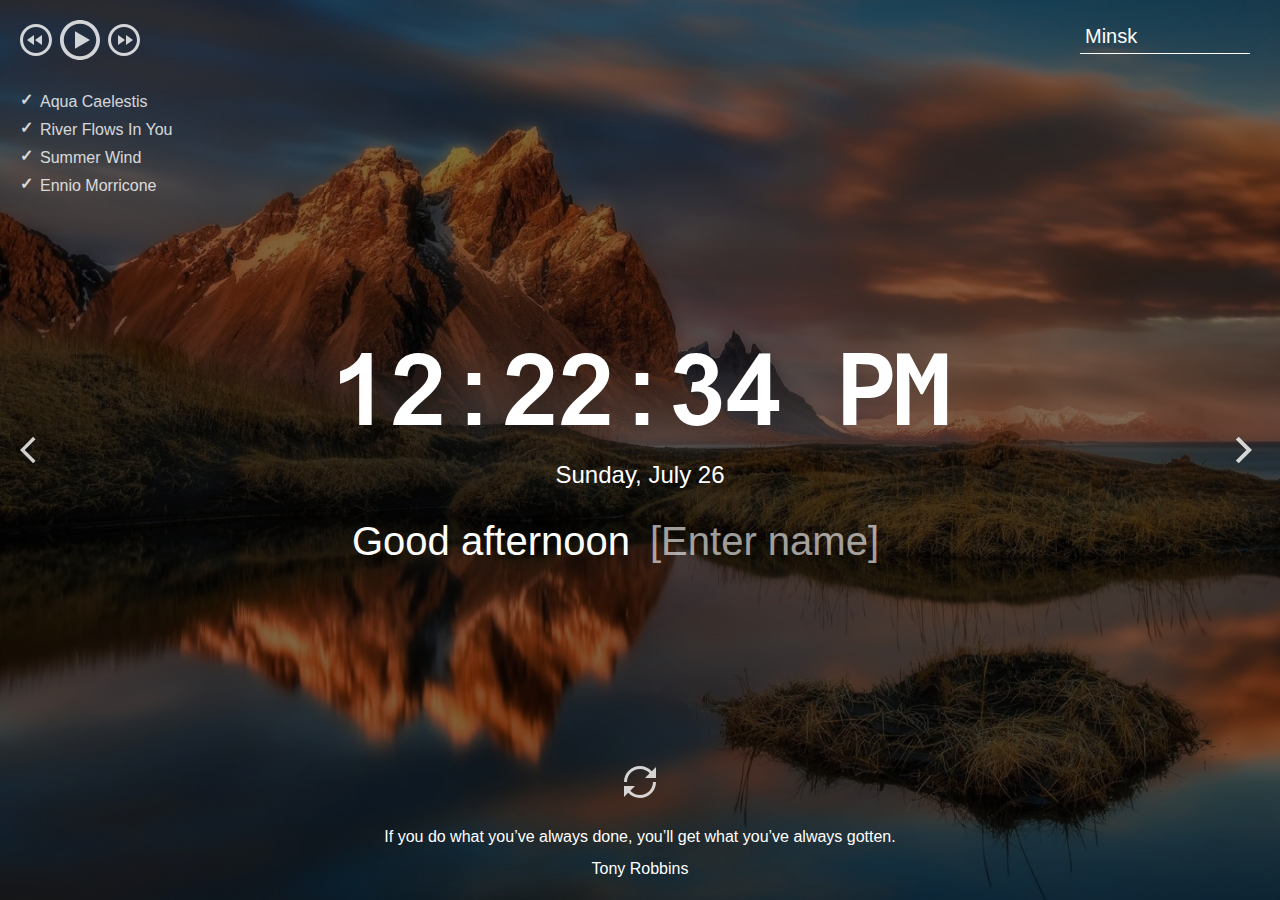
<file: momentum/index.html>
<!DOCTYPE html>
<html lang="en">
<head>
  <meta charset="UTF-8" />
  <meta name="viewport" content="width=device-width, initial-scale=1.0" />
  <link href="assets/favicon.ico" rel="shortcut icon" />
  <link rel="stylesheet" href="css/owfont-regular.css" />
  <link rel="stylesheet" href="css/style.css" />
  <title>momentum</title>
</head>
<body>
  <header class="header">
    <div class="player">
      <div class="player-controls">
        <button class="play-prev player-icon"></button>
        <button class="play player-icon"></button>
        <button class="play-next player-icon"></button>
      </div>
      <ul class="play-list"></ul>
    </div>
    <div class="weather">
      <input type="text" class="city" value="Minsk" placeholder="[Enter city]"/>
      <i class="weather-icon owf"></i>
      <div class="weather-error"></div>
      <div class="description-container">
        <span class="temperature"></span>
        <span class="weather-description"></span>
      </div>
      <div class="wind"></div>
      <div class="humidity"></div>
    </div>
  </header>
  <main class="main">
    <div class="slider-icons">
      <button class="slide-prev slider-icon"></button>
      <button class="slide-next slider-icon"></button>
    </div>
    <time class="time"></time>
    <date class="date"></date>
    <div class="greeting-container">
      <span class="greeting"></span>
      <input type="text" class="name" placeholder="[Enter name]" />
    </div>
  </main>
  <footer class="footer">
    <button class="change-quote"></button>
    <div>
      <div class="quote"></div>
      <div class="author"></div>
    </div>
  </footer>
  <script type="module" src="js/script.js"></script>
</body>
</html>
</file>
<file: momentum/css/owfont-regular.css>
/*!
 *  owfont-regular 1.0.0 by Deniz Fuchidzhiev - http://websygen.com
 *  License - font: SIL OFL 1.1, css: MIT License
 */
/* FONT PATH
 * -------------------------- */
@font-face {
  font-family: 'owfont';
  src: url('../assets/fonts/owfont-regular.eot?v=1.0.0');
  src: url('../assets/fonts/owfont-regular.eot?#iefix&v=1.0.0') format('embedded-opentype'),
	   url('../assets/fonts/owfont-regular.woff') format('woff'),
	   url('../assets/fonts/owfont-regular.ttf') format('truetype'),
	   url('../assets/fonts/owfont-regular.svg#owf-regular') format('svg');
  font-weight: normal;
  font-style: normal;
}
.owf {
  display: inline-block;
  font: normal normal normal 14px/1 owfont;
  font-size: inherit;
  text-rendering: auto;
  -webkit-font-smoothing: antialiased;
  -moz-osx-font-smoothing: grayscale;
  transform: translate(0, 0);
}
/* makes the font 33% larger relative to the icon container */
.owf-lg {
  font-size: 1.33333333em;
  line-height: 0.75em;
  vertical-align: -15%;
}
.owf-2x {
  font-size: 2em;
}
.owf-3x {
  font-size: 3em;
}
.owf-4x {
  font-size: 4em;
}
.owf-5x {
  font-size: 5em;
}
.owf-fw {
  width: 1.28571429em;
  text-align: center;
}
.owf-ul {
  padding-left: 0;
  margin-left: 2.14285714em;
  list-style-type: none;
}
.owf-ul > li {
  position: relative;
}
.owf-li {
  position: absolute;
  left: -2.14285714em;
  width: 2.14285714em;
  top: 0.14285714em;
  text-align: center;
}
.owf-li.owf-lg {
  left: -1.85714286em;
}
.owf-border {
  padding: .2em .25em .15em;
  border: solid 0.08em #eeeeee;
  border-radius: .1em;
}
.owf-pull-right {
  float: right;
}
.owf-pull-left {
  float: left;
}
.owf.owf-pull-left {
  margin-right: .3em;
}
.owf.owf-pull-right {
  margin-left: .3em;
}

/* owfont uses the Unicode Private Use Area (PUA) to ensure screen
   readers do not read off random characters that represent icons */
   
/*   Weather Condition Codes    */
   
/*   Thunderstorm - - - - - - - - - - - - - - - - - - - - - - - - - - - - - - - - - - - -    */
   
/* thunderstorm with light rain */
.owf-200:before,
.owf-200-d:before,
.owf-200-n:before {
  content: "\EB28";
}
/* thunderstorm with rain */
.owf-201:before,
.owf-201-d:before,
.owf-201-n:before {
  content: "\EB29";
}
/* thunderstorm with heavy rain */
.owf-202:before,
.owf-202-d:before,
.owf-202-n:before {
  content: "\EB2A";
}
/*  light thunderstorm  */
.owf-210:before,
.owf-210-d:before,
.owf-210-n:before {
  content: "\EB32";
}
/*  thunderstorm  */
.owf-211:before,
.owf-211-d:before,
.owf-211-n:before {
  content: "\EB33";
}
/*   heavy thunderstorm   */
.owf-212:before,
.owf-212-d:before,
.owf-212-n:before {
  content: "\EB34";
}
/*   ragged thunderstorm   */
.owf-221:before,
.owf-221-d:before,
.owf-221-n:before {
  content: "\EB3D";
}
/*  thunderstorm with light drizzle    */
.owf-230:before,
.owf-230-d:before,
.owf-230-n:before {
  content: "\EB46";
}
/*  thunderstorm with drizzle     */
.owf-231:before,
.owf-231-d:before,
.owf-231-n:before {
  content: "\EB47";
}
/* thunderstorm with heavy drizzle     */
.owf-232:before,
.owf-232-d:before,
.owf-232-n:before {
  content: "\EB48";
}

/*   Drizzle - - - - - - - - - - - - - - - - - - - - - - - - - - - - - - - - - - - -    */

/*  light intensity drizzle */
.owf-300:before,
.owf-300-d:before,
.owf-300-n:before {
  content: "\EB8C";
}
/*  drizzle */
.owf-301:before,
.owf-301-d:before,
.owf-301-n:before {
  content: "\EB8D";
}
/*  heavy intensity drizzle  */
.owf-302:before,
.owf-302-d:before,
.owf-302-n:before {
  content: "\EB8E";
}
/*   light intensity drizzle rain  */
.owf-310:before,
.owf-310-d:before,
.owf-310-n:before {
  content: "\EB96";
}
/*  drizzle rain  */
.owf-311:before,
.owf-311-d:before,
.owf-311-n:before {
  content: "\EB97";
}
/* heavy intensity drizzle rain */
.owf-312:before,
.owf-312-d:before,
.owf-312-n:before {
  content: "\EB98";
}
/* shower rain and drizzle  */
.owf-313:before,
.owf-313-d:before,
.owf-313-n:before {
  content: "\EB99";
}
/* heavy shower rain and drizzle*/
.owf-314:before,
.owf-314-d:before,
.owf-314-n:before {
  content: "\EB9A";
}
/* shower drizzle */
.owf-321:before,
.owf-321-d:before,
.owf-321-n:before {
  content: "\EBA1";
}

/*   Rain - - - - - - - - - - - - - - - - - - - - - - - - - - - - - - - - - - - -    */

/* light rain  */
.owf-500:before,
.owf-500-d:before,
.owf-500-n:before {
  content: "\EC54";
}
/* moderate rain  */
.owf-501:before,
.owf-501-d:before,
.owf-501-n:before {
  content: "\EC55";
}
/* heavy intensity rain  */
.owf-502:before,
.owf-502-d:before,
.owf-502-n:before {
  content: "\EC56";
}
/* very heavy rain   */
.owf-503:before,
.owf-503-d:before,
.owf-503-n:before {
  content: "\EC57";
}
/* extreme rain    */
.owf-504:before,
.owf-504-d:before,
.owf-504-n:before {
  content: "\EC58";
}
/* freezing rain    */
.owf-511:before,
.owf-511-d:before,
.owf-511-n:before {
  content: "\EC5F";
}
/*  light intensity shower rain    */
.owf-520:before,
.owf-520-d:before,
.owf-520-n:before {
  content: "\EC68";
}
/* shower rain  */
.owf-521:before,
.owf-521-d:before,
.owf-521-n:before {
  content: "\EC69";
}
/*  heavy intensity shower rain  */
.owf-522:before,
.owf-522-d:before,
.owf-522-n:before {
  content: "\EC6A";
}
/* ragged shower rain  */
.owf-531:before,
.owf-531-d:before,
.owf-531-n:before {
  content: "\EC73";
}

/*   Snow - - - - - - - - - - - - - - - - - - - - - - - - - - - - - - - - - - - -    */

/* light snow  */
.owf-600:before,
.owf-600-d:before,
.owf-600-n:before {
  content: "\ECB8";
}
/*  snow  */
.owf-601:before,
.owf-601-d:before,
.owf-601-n:before {
  content: "\ECB9";
}
/*   heavy snow   */
.owf-602:before,
.owf-602-d:before,
.owf-602-n:before {
  content: "\ECBA";
}
/*  sleet  */
.owf-611:before,
.owf-611-d:before,
.owf-611-n:before {
  content: "\ECC3";
}
/*   shower sleet */
.owf-612:before,
.owf-612-d:before,
.owf-612-n:before {
  content: "\ECC4";
}
/* light rain and snow */
.owf-615:before,
.owf-615-d:before,
.owf-615-n:before {
  content: "\ECC7";
}
/* rain and snow  */
.owf-616:before,
.owf-616-d:before,
.owf-616-n:before {
  content: "\ECC8";
}
/* light shower snow  */
.owf-620:before,
.owf-620-d:before,
.owf-620-n:before {
  content: "\ECCC";
}
/* shower snow  */
.owf-621:before,
.owf-621-d:before,
.owf-621-n:before {
  content: "\ECCD";
}
/* heavy shower snow  */
.owf-622:before,
.owf-622-d:before,
.owf-622-n:before {
  content: "\ECCE";
}

/*   Atmosphere - - - - - - - - - - - - - - - - - - - - - - - - - - - - - - - - - - - -    */

/* mist */
.owf-701:before,
.owf-701-d:before,
.owf-701-n:before {
  content: "\ED1D";
}
/* smoke */
.owf-711:before,
.owf-711-d:before,
.owf-711-n:before {
  content: "\ED27";
}
/* haze */
.owf-721:before,
.owf-721-d:before,
.owf-721-n:before {
  content: "\ED31";
}
/* Sand/Dust Whirls */
.owf-731:before,
.owf-731-d:before,
.owf-731-n:before {
  content: "\ED3B";
}
/* Fog */
.owf-741:before,
.owf-741-d:before,
.owf-741-n:before {
  content: "\ED45";
}
/* sand */
.owf-751:before,
.owf-751-d:before,
.owf-751-n:before {
  content: "\ED4F";
}
/* dust */
.owf-761:before,
.owf-761-d:before,
.owf-761-n:before {
  content: "\ED59";
}
/*  VOLCANIC ASH  */
.owf-762:before,
.owf-762-d:before,
.owf-762-n:before {
  content: "\ED5A";
}
/* SQUALLS */
.owf-771:before,
.owf-771-d:before,
.owf-771-n:before {
  content: "\ED63";
}
/* TORNADO */
.owf-781:before,
.owf-781-d:before,
.owf-781-n:before {
  content: "\ED6D";
}

/*   Clouds - - - - - - - - - - - - - - - - - - - - - - - - - - - - - - - - - - - -    */

/*  sky is clear  */  /*  Calm  */
.owf-800:before,
.owf-800-d:before,
.owf-951:before,
.owf-951-d:before {
  content: "\ED80";
}
.owf-800-n:before,
.owf-951-n:before {
  content: "\F168";
}
/*  few clouds   */
.owf-801:before,
.owf-801-d:before {
  content: "\ED81";
}
.owf-801-n:before {
  content: "\F169";
}
/* scattered clouds */
.owf-802:before,
.owf-802-d:before {
  content: "\ED82";
}
.owf-802-n:before {
  content: "\F16A";
}
/* broken clouds  */
.owf-803:before,
.owf-803-d:before,
.owf-803-n:before {
  content: "\ED83";
}
/* overcast clouds  */
.owf-804:before,
.owf-804-d:before,
.owf-804-n:before {
  content: "\ED84";
}

/*   Extreme - - - - - - - - - - - - - - - - - - - - - - - - - - - - - - - - - - - -    */

/* tornado  */
.owf-900:before,
.owf-900-d:before,
.owf-900-n:before {
  content: "\EDE4";
}
/*  tropical storm  */
.owf-901:before,
.owf-901-d:before,
.owf-901-n:before {
  content: "\EDE5";
}
/* hurricane */
.owf-902:before,
.owf-902-d:before,
.owf-902-n:before {
  content: "\EDE6";
}
/* cold */
.owf-903:before,
.owf-903-d:before,
.owf-903-n:before {
  content: "\EDE7";
}
/* hot */
.owf-904:before,
.owf-904-d:before,
.owf-904-n:before {
  content: "\EDE8";
}
/* windy */
.owf-905:before,
.owf-905-d:before,
.owf-905-n:before {
  content: "\EDE9";
}
/* hail */
.owf-906:before,
.owf-906-d:before,
.owf-906-n:before {
  content: "\EDEA";
}

/*   Additional - - - - - - - - - - - - - - - - - - - - - - - - - - - - - - - - - - - -    */

/* Setting */
.owf-950:before,
.owf-950-d:before,
.owf-950-n:before {
  content: "\EE16";
}
/*  Light breeze  */
.owf-952:before,
.owf-952-d:before,
.owf-952-n:before {
  content: "\EE18";
}
/*  Gentle Breeze  */
.owf-953:before,
.owf-953-d:before,
.owf-953-n:before {
  content: "\EE19";
}
/*  Moderate breeze  */
.owf-954:before,
.owf-954-d:before,
.owf-954-n:before {
  content: "\EE1A";
}
/* Fresh Breeze  */
.owf-955:before,
.owf-955-d:before,
.owf-955-n:before {
  content: "\EE1B";
}
/* Strong  Breeze  */
.owf-956:before,
.owf-956-d:before,
.owf-956-n:before {
  content: "\EE1C";
}
/* High wind, near gale  */
.owf-957:before,
.owf-957-d:before,
.owf-957-n:before {
  content: "\EE1D";
}
/* Gale */
.owf-958:before,
.owf-958-d:before,
.owf-958-n:before {
  content: "\EE1E";
}
/*  Severe Gale  */
.owf-959:before,
.owf-959-d:before,
.owf-959-n:before {
  content: "\EE1F";
}
/* Storm */
.owf-960:before,
.owf-960-d:before,
.owf-960-n:before {
  content: "\EE20";
}
/*  Violent Storm  */
.owf-961:before,
.owf-961-d:before,
.owf-961-n:before {
  content: "\EE21";
}
/* Hurricane */
.owf-962:before,
.owf-962-d:before,
.owf-962-n:before {
  content: "\EE22";
}
</file>
<file: momentum/css/style.css>
@font-face {
  font-family: 'Arial-MT';
  src: url("../assets/fonts/Arial-MT.woff"); /* Путь к файлу со шрифтом */
 }

* {
  box-sizing: border-box;
  margin: 0;
  padding: 0;
}

body {
  min-width: 480px;
  min-height: 100vh;
  font-family: 'Arial', sans-serif;
  font-size: 16px;
  color: #fff;
  text-align: center;
  background: url("../assets/img/bg.jpg") center/cover, rgba(0, 0, 0, 0.5);
  background-blend-mode: multiply;
  transition: background-image 1s ease-in-out;
}

.header {
  display: flex;
  justify-content: space-between;
  align-items: flex-start;
  width: 100%;
  height: 30vh;
  min-height: 220px;  
  padding: 20px;
}

.player-controls {
  display: flex;
  align-items: center;
  justify-content: space-between;
  width: 120px;
  margin-bottom: 28px;
}

.play-list {
  text-align: left;
}

.play-item {
  position: relative;
  padding: 5px;
  padding-left: 20px;
  list-style: none;
  opacity: .8;
  cursor: pointer;
  transition: .3s;
}

.play-item:hover {
  opacity: 1;
}

.play-item::before {
  content: "\2713";  
  position: absolute;
  left: 0;
  top: 2px;
  font-weight: 900;
}

.item-active::before {
  color: #C5B358;
}

.item-active {
  color: rgb(187, 241, 248);
}

.player-icon,
.slider-icon,
.change-quote {
  width: 32px;
  height: 32px;
  background-size: 32px 32px;
  background-position: center center;
  background-repeat: no-repeat;
  background-color: transparent;
  border: 0;
  outline: 0;
  opacity: .8;
  cursor: pointer;
  transition: .3s;  
}

.player-icon:hover,
.slider-icon:hover,
.change-quote:hover {
  opacity: 1;
}

.player-icon:active,
.slider-icon:active,
.change-quote:active {
  border: 0;
  outline: 0;  
  transform: scale(1.1);
}

.play {
  width: 40px;
  height: 40px;
  background-size: 40px 40px;
  background-image: url("../assets/svg/play.svg");
}

.pause {
  background-image: url("../assets/svg/pause.svg");
}

.play-prev {
  background-image: url("../assets/svg/play-prev.svg");
}

.play-next {
  background-image: url("../assets/svg/play-next.svg");
}

.weather {
  display: flex;
  flex-direction: column;
  justify-content: space-between;
  align-items: flex-start;
  row-gap: 5px;
  width: 180px;
  min-height: 180px;  
  text-align: left;
}

.weather-error {
  margin-top: -10px;
}

.description-container {
  display: flex;
  flex-wrap: wrap;
  justify-content: flex-start;
  align-items: center;
  column-gap: 12px;
}

.weather-icon {
  font-size: 44px;
}

.city {
  width: 170px;
  height: 34px;
  padding: 5px;
  font-size: 20px;
  line-height: 24px;
  color: #fff;  
  border: 0;
  outline: 0;
  border-bottom: 1px solid #fff;
  background-color: transparent;
}

.city::placeholder {  
  font-size: 20px;
  color: #fff;
  opacity: .6;
}

.main {
  position: relative;
  display: flex;
  flex-direction: column;
  justify-content: center;
  align-items: center;
  width: 100%;
  height: 40vh;
  min-height: 260px;  
  padding: 20px;
}

.slider-icon {
  position: absolute;
  top: 50%;
  margin-top: -16px;
  cursor: pointer;
}

.slide-prev {
  left: 20px;
  background-image: url("../assets/svg/slider-prev.svg");
}

.slide-next {
  right: 20px;
  background-image: url("../assets/svg/slider-next.svg");
}

.time {
  min-height: 124px;
  margin-bottom: 10px;
  font-family: 'Arial-MT';
  font-size: 100px;
  letter-spacing: -4px;  
}

.date {
  min-height: 28px;
  font-size: 24px;
  margin-bottom: 20px;
}

.greeting-container {
  display: flex;
  flex-wrap: wrap;
  justify-content: stretch;
  align-items: center;
  min-height: 48px;
  width: 100vw;
  font-size: 40px;
}

.greeting {
  flex: 1;  
  padding: 10px;
  text-align: right;
}

.name {
  flex: 1;
  max-width: 50%;
  padding: 10px;
  font-size: 40px;
  text-align: left;
  color: #fff;
  background-color: transparent;
  border: 0;
  outline: 0;
}

.name::placeholder {
  color: #fff;
  opacity: .6;
}

.footer {
  display: flex;
  flex-direction: column;
  justify-content: flex-end;
  align-items: center;
  width: 100%;
  height: 30vh;
  min-height: 160px;  
  padding: 20px;
}

.change-quote {
  margin-bottom: 30px;
  background-image: url("../assets/svg/reload.svg");  
}

.quote {
  min-height: 32px;
}

.author {
  min-height: 20px;
}

@media (max-width: 768px) {
  .time {
    min-height: 80px;
    font-size: 72px;    
  }

  .greeting-container {
    min-height: 40px;
    font-size: 32px;
  }

  .greeting {
    padding: 5px;
  }

  .name {
    font-size: 32px;
    padding: 5px;
  }
}
</file>
